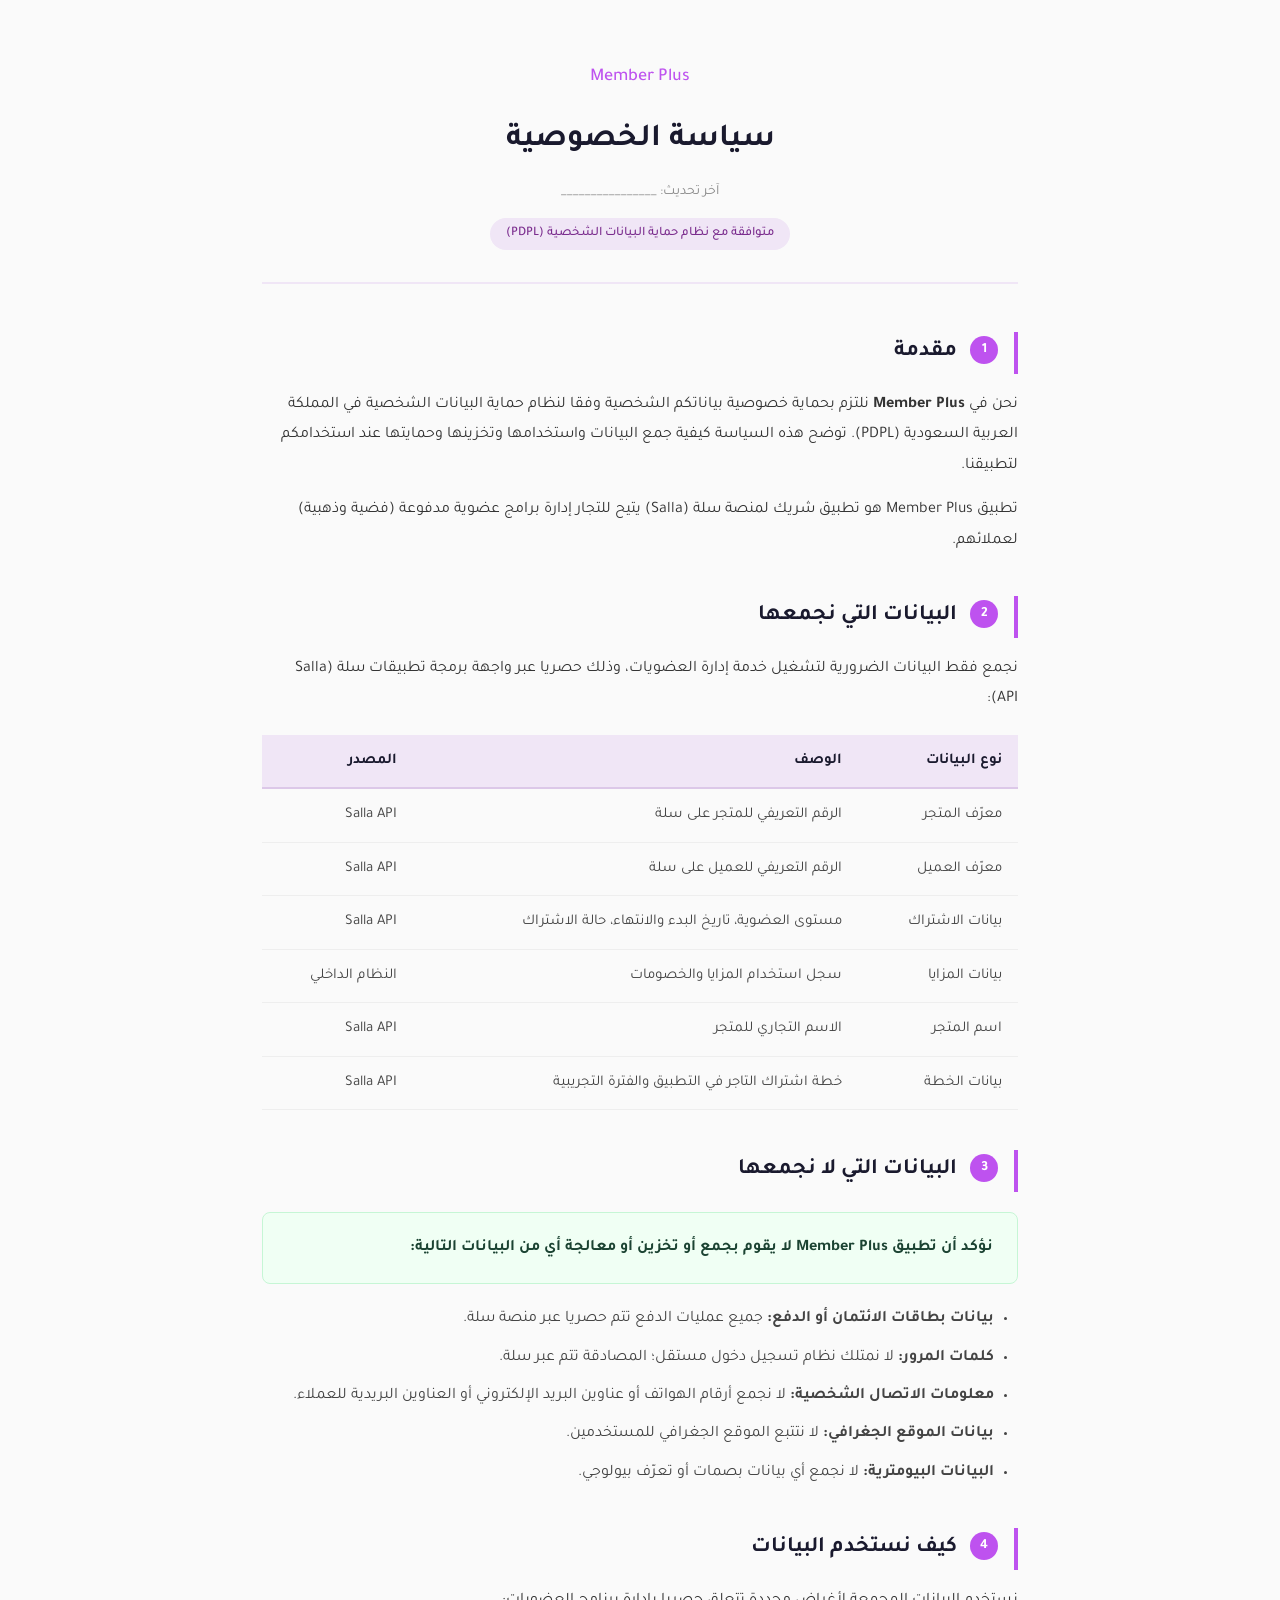
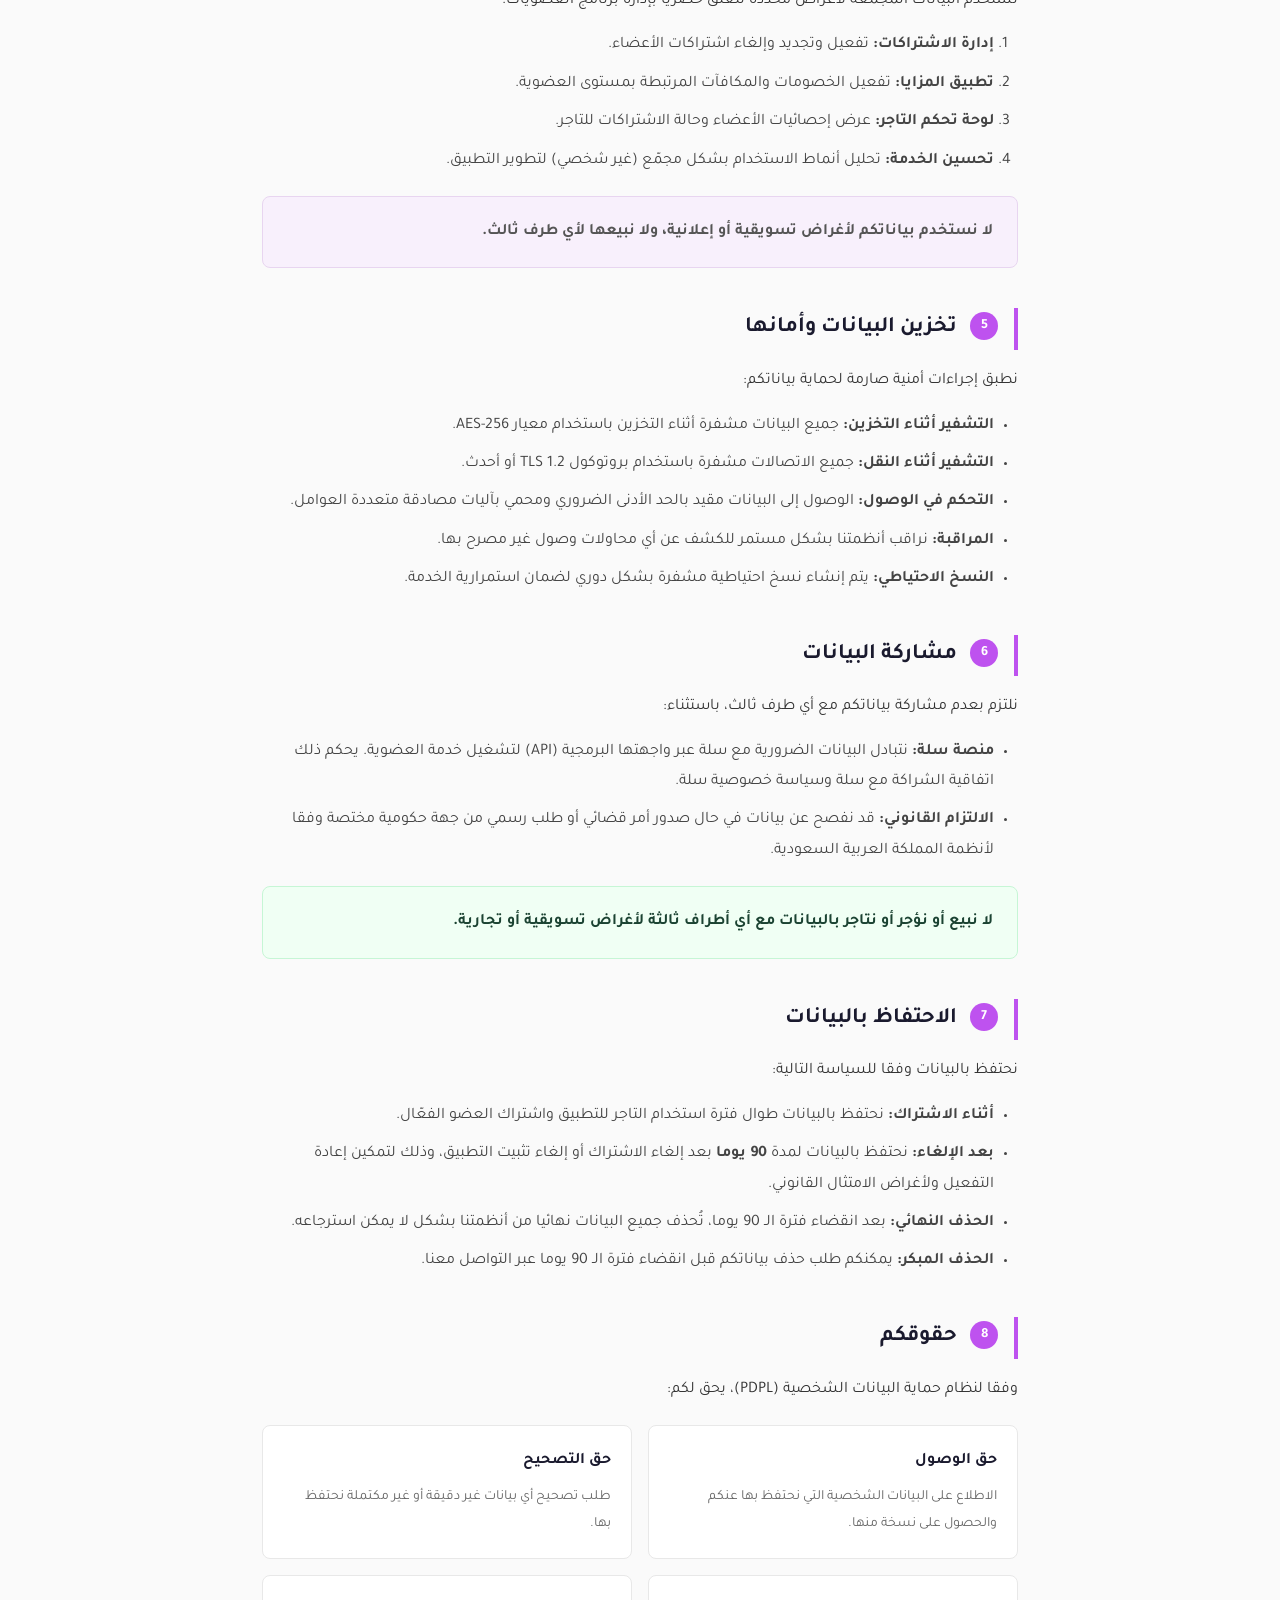
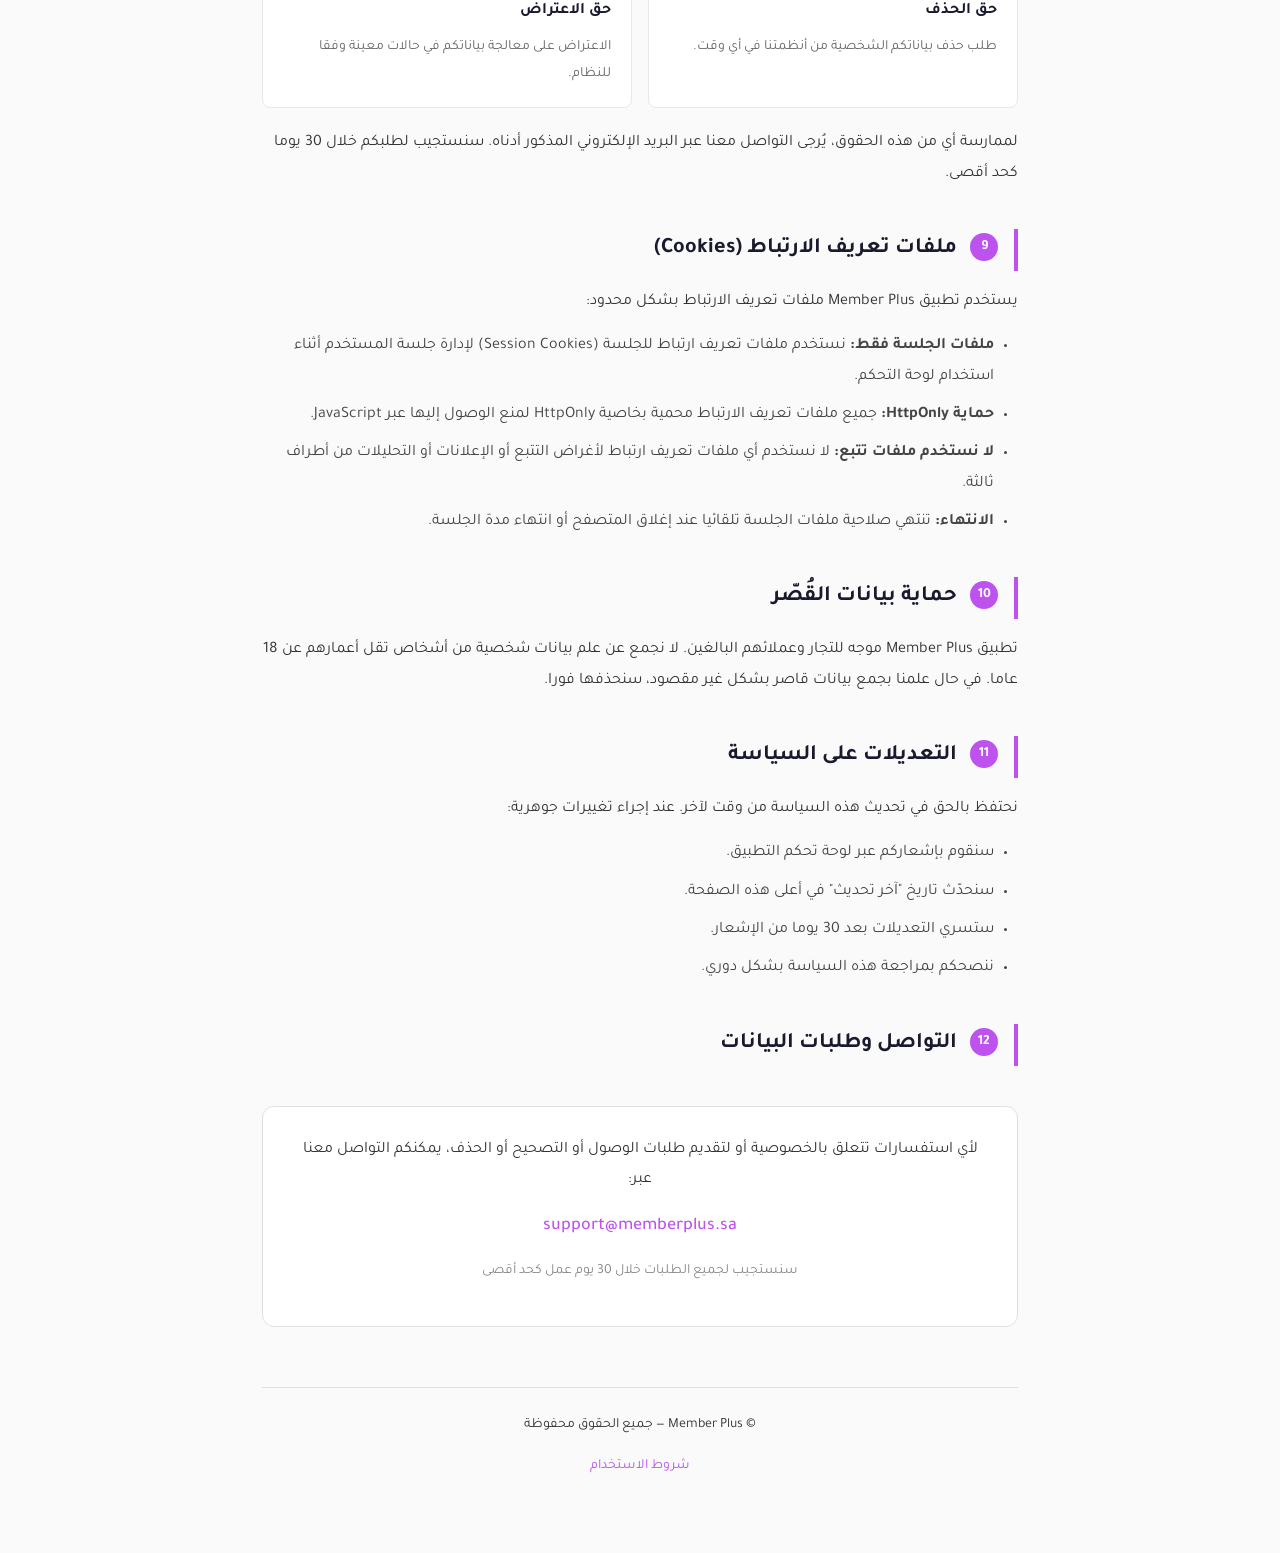
<file: legal/privacy-policy.html>
<!DOCTYPE html>
<html lang="ar" dir="rtl">
<head>
    <meta charset="UTF-8">
    <meta name="viewport" content="width=device-width, initial-scale=1.0">
    <title>سياسة الخصوصية — Member Plus</title>
    <style>
        @import url('https://fonts.googleapis.com/css2?family=Tajawal:wght@300;400;500;700&display=swap');

        * {
            margin: 0;
            padding: 0;
            box-sizing: border-box;
        }

        body {
            font-family: 'Tajawal', sans-serif;
            background: #FAFAFA;
            color: #1A1A2E;
            line-height: 1.9;
            font-size: 16px;
        }

        .container {
            max-width: 820px;
            margin: 0 auto;
            padding: 60px 32px;
        }

        header {
            text-align: center;
            margin-bottom: 48px;
            padding-bottom: 32px;
            border-bottom: 2px solid #F0E6F6;
        }

        header h1 {
            font-size: 32px;
            font-weight: 700;
            color: #1A1A2E;
            margin-bottom: 8px;
        }

        header .app-name {
            font-size: 18px;
            color: #BE52EF;
            font-weight: 500;
            margin-bottom: 16px;
        }

        header .last-updated {
            font-size: 14px;
            color: #888;
        }

        header .pdpl-badge {
            display: inline-block;
            background: #F0E6F6;
            color: #7B2D8E;
            padding: 4px 16px;
            border-radius: 20px;
            font-size: 13px;
            font-weight: 500;
            margin-top: 12px;
        }

        h2 {
            font-size: 22px;
            font-weight: 700;
            color: #1A1A2E;
            margin-top: 40px;
            margin-bottom: 16px;
            padding-right: 16px;
            border-right: 4px solid #BE52EF;
        }

        h3 {
            font-size: 18px;
            font-weight: 500;
            color: #333;
            margin-top: 24px;
            margin-bottom: 12px;
        }

        p {
            margin-bottom: 14px;
            color: #333;
        }

        ul, ol {
            margin-bottom: 14px;
            padding-right: 24px;
        }

        li {
            margin-bottom: 8px;
            color: #444;
        }

        table {
            width: 100%;
            border-collapse: collapse;
            margin: 20px 0;
            font-size: 15px;
        }

        table th {
            background: #F0E6F6;
            color: #1A1A2E;
            padding: 12px 16px;
            text-align: right;
            font-weight: 700;
            border-bottom: 2px solid #DCC8E8;
        }

        table td {
            padding: 12px 16px;
            border-bottom: 1px solid #EEE;
            color: #444;
        }

        table tr:hover td {
            background: #FDFAFF;
        }

        .highlight-box {
            background: #F8F0FC;
            border: 1px solid #E8D5F0;
            border-radius: 8px;
            padding: 20px 24px;
            margin: 20px 0;
        }

        .highlight-box p {
            color: #555;
            margin-bottom: 0;
        }

        .no-collect-box {
            background: #F0FFF4;
            border: 1px solid #C6F6D5;
            border-radius: 8px;
            padding: 20px 24px;
            margin: 20px 0;
        }

        .no-collect-box p {
            color: #2D6A4F;
            margin-bottom: 0;
        }

        .no-collect-box strong {
            color: #1B4332;
        }

        .rights-grid {
            display: grid;
            grid-template-columns: 1fr 1fr;
            gap: 16px;
            margin: 20px 0;
        }

        .right-card {
            background: #FFF;
            border: 1px solid #E8E8E8;
            border-radius: 8px;
            padding: 20px;
        }

        .right-card h4 {
            font-size: 16px;
            font-weight: 700;
            color: #1A1A2E;
            margin-bottom: 8px;
        }

        .right-card p {
            font-size: 14px;
            color: #666;
            margin-bottom: 0;
        }

        .contact-box {
            background: #FFFFFF;
            border: 1px solid #E0E0E0;
            border-radius: 12px;
            padding: 28px 32px;
            margin-top: 40px;
            text-align: center;
        }

        .contact-box a {
            color: #BE52EF;
            text-decoration: none;
            font-weight: 500;
        }

        .contact-box a:hover {
            text-decoration: underline;
        }

        .section-number {
            display: inline-block;
            background: #BE52EF;
            color: #FFF;
            width: 28px;
            height: 28px;
            border-radius: 50%;
            text-align: center;
            line-height: 28px;
            font-size: 14px;
            font-weight: 700;
            margin-left: 8px;
            vertical-align: middle;
        }

        footer {
            text-align: center;
            margin-top: 60px;
            padding-top: 24px;
            border-top: 1px solid #E0E0E0;
            color: #AAA;
            font-size: 14px;
        }

        @media (max-width: 600px) {
            .container {
                padding: 32px 18px;
            }

            header h1 {
                font-size: 26px;
            }

            h2 {
                font-size: 19px;
            }

            .rights-grid {
                grid-template-columns: 1fr;
            }

            table {
                font-size: 14px;
            }

            table th, table td {
                padding: 10px 12px;
            }
        }
    </style>
</head>
<body>
    <div class="container">
        <header>
            <div class="app-name">Member Plus</div>
            <h1>سياسة الخصوصية</h1>
            <div class="last-updated">آخر تحديث: ________________</div>
            <div class="pdpl-badge">متوافقة مع نظام حماية البيانات الشخصية (PDPL)</div>
        </header>

        <!-- 1 -->
        <h2><span class="section-number">1</span> مقدمة</h2>
        <p>نحن في <strong>Member Plus</strong> نلتزم بحماية خصوصية بياناتكم الشخصية وفقا لنظام حماية البيانات الشخصية في المملكة العربية السعودية (PDPL). توضح هذه السياسة كيفية جمع البيانات واستخدامها وتخزينها وحمايتها عند استخدامكم لتطبيقنا.</p>
        <p>تطبيق Member Plus هو تطبيق شريك لمنصة سلة (Salla) يتيح للتجار إدارة برامج عضوية مدفوعة (فضية وذهبية) لعملائهم.</p>

        <!-- 2 -->
        <h2><span class="section-number">2</span> البيانات التي نجمعها</h2>
        <p>نجمع فقط البيانات الضرورية لتشغيل خدمة إدارة العضويات، وذلك حصريا عبر واجهة برمجة تطبيقات سلة (Salla API):</p>

        <table>
            <thead>
                <tr>
                    <th>نوع البيانات</th>
                    <th>الوصف</th>
                    <th>المصدر</th>
                </tr>
            </thead>
            <tbody>
                <tr>
                    <td>معرّف المتجر</td>
                    <td>الرقم التعريفي للمتجر على سلة</td>
                    <td>Salla API</td>
                </tr>
                <tr>
                    <td>معرّف العميل</td>
                    <td>الرقم التعريفي للعميل على سلة</td>
                    <td>Salla API</td>
                </tr>
                <tr>
                    <td>بيانات الاشتراك</td>
                    <td>مستوى العضوية، تاريخ البدء والانتهاء، حالة الاشتراك</td>
                    <td>Salla API</td>
                </tr>
                <tr>
                    <td>بيانات المزايا</td>
                    <td>سجل استخدام المزايا والخصومات</td>
                    <td>النظام الداخلي</td>
                </tr>
                <tr>
                    <td>اسم المتجر</td>
                    <td>الاسم التجاري للمتجر</td>
                    <td>Salla API</td>
                </tr>
                <tr>
                    <td>بيانات الخطة</td>
                    <td>خطة اشتراك التاجر في التطبيق والفترة التجريبية</td>
                    <td>Salla API</td>
                </tr>
            </tbody>
        </table>

        <!-- 3 -->
        <h2><span class="section-number">3</span> البيانات التي لا نجمعها</h2>
        <div class="no-collect-box">
            <p><strong>نؤكد أن تطبيق Member Plus لا يقوم بجمع أو تخزين أو معالجة أي من البيانات التالية:</strong></p>
        </div>
        <ul>
            <li><strong>بيانات بطاقات الائتمان أو الدفع:</strong> جميع عمليات الدفع تتم حصريا عبر منصة سلة.</li>
            <li><strong>كلمات المرور:</strong> لا نمتلك نظام تسجيل دخول مستقل؛ المصادقة تتم عبر سلة.</li>
            <li><strong>معلومات الاتصال الشخصية:</strong> لا نجمع أرقام الهواتف أو عناوين البريد الإلكتروني أو العناوين البريدية للعملاء.</li>
            <li><strong>بيانات الموقع الجغرافي:</strong> لا نتتبع الموقع الجغرافي للمستخدمين.</li>
            <li><strong>البيانات البيومترية:</strong> لا نجمع أي بيانات بصمات أو تعرّف بيولوجي.</li>
        </ul>

        <!-- 4 -->
        <h2><span class="section-number">4</span> كيف نستخدم البيانات</h2>
        <p>نستخدم البيانات المجمعة لأغراض محددة تتعلق حصريا بإدارة برنامج العضويات:</p>
        <ol>
            <li><strong>إدارة الاشتراكات:</strong> تفعيل وتجديد وإلغاء اشتراكات الأعضاء.</li>
            <li><strong>تطبيق المزايا:</strong> تفعيل الخصومات والمكافآت المرتبطة بمستوى العضوية.</li>
            <li><strong>لوحة تحكم التاجر:</strong> عرض إحصائيات الأعضاء وحالة الاشتراكات للتاجر.</li>
            <li><strong>تحسين الخدمة:</strong> تحليل أنماط الاستخدام بشكل مجمّع (غير شخصي) لتطوير التطبيق.</li>
        </ol>
        <div class="highlight-box">
            <p><strong>لا نستخدم بياناتكم لأغراض تسويقية أو إعلانية، ولا نبيعها لأي طرف ثالث.</strong></p>
        </div>

        <!-- 5 -->
        <h2><span class="section-number">5</span> تخزين البيانات وأمانها</h2>
        <p>نطبق إجراءات أمنية صارمة لحماية بياناتكم:</p>
        <ul>
            <li><strong>التشفير أثناء التخزين:</strong> جميع البيانات مشفرة أثناء التخزين باستخدام معيار AES-256.</li>
            <li><strong>التشفير أثناء النقل:</strong> جميع الاتصالات مشفرة باستخدام بروتوكول TLS 1.2 أو أحدث.</li>
            <li><strong>التحكم في الوصول:</strong> الوصول إلى البيانات مقيد بالحد الأدنى الضروري ومحمي بآليات مصادقة متعددة العوامل.</li>
            <li><strong>المراقبة:</strong> نراقب أنظمتنا بشكل مستمر للكشف عن أي محاولات وصول غير مصرح بها.</li>
            <li><strong>النسخ الاحتياطي:</strong> يتم إنشاء نسخ احتياطية مشفرة بشكل دوري لضمان استمرارية الخدمة.</li>
        </ul>

        <!-- 6 -->
        <h2><span class="section-number">6</span> مشاركة البيانات</h2>
        <p>نلتزم بعدم مشاركة بياناتكم مع أي طرف ثالث، باستثناء:</p>
        <ul>
            <li><strong>منصة سلة:</strong> نتبادل البيانات الضرورية مع سلة عبر واجهتها البرمجية (API) لتشغيل خدمة العضوية. يحكم ذلك اتفاقية الشراكة مع سلة وسياسة خصوصية سلة.</li>
            <li><strong>الالتزام القانوني:</strong> قد نفصح عن بيانات في حال صدور أمر قضائي أو طلب رسمي من جهة حكومية مختصة وفقا لأنظمة المملكة العربية السعودية.</li>
        </ul>
        <div class="no-collect-box">
            <p><strong>لا نبيع أو نؤجر أو نتاجر بالبيانات مع أي أطراف ثالثة لأغراض تسويقية أو تجارية.</strong></p>
        </div>

        <!-- 7 -->
        <h2><span class="section-number">7</span> الاحتفاظ بالبيانات</h2>
        <p>نحتفظ بالبيانات وفقا للسياسة التالية:</p>
        <ul>
            <li><strong>أثناء الاشتراك:</strong> نحتفظ بالبيانات طوال فترة استخدام التاجر للتطبيق واشتراك العضو الفعّال.</li>
            <li><strong>بعد الإلغاء:</strong> نحتفظ بالبيانات لمدة <strong>90 يوما</strong> بعد إلغاء الاشتراك أو إلغاء تثبيت التطبيق، وذلك لتمكين إعادة التفعيل ولأغراض الامتثال القانوني.</li>
            <li><strong>الحذف النهائي:</strong> بعد انقضاء فترة الـ 90 يوما، تُحذف جميع البيانات نهائيا من أنظمتنا بشكل لا يمكن استرجاعه.</li>
            <li><strong>الحذف المبكر:</strong> يمكنكم طلب حذف بياناتكم قبل انقضاء فترة الـ 90 يوما عبر التواصل معنا.</li>
        </ul>

        <!-- 8 -->
        <h2><span class="section-number">8</span> حقوقكم</h2>
        <p>وفقا لنظام حماية البيانات الشخصية (PDPL)، يحق لكم:</p>
        <div class="rights-grid">
            <div class="right-card">
                <h4>حق الوصول</h4>
                <p>الاطلاع على البيانات الشخصية التي نحتفظ بها عنكم والحصول على نسخة منها.</p>
            </div>
            <div class="right-card">
                <h4>حق التصحيح</h4>
                <p>طلب تصحيح أي بيانات غير دقيقة أو غير مكتملة نحتفظ بها.</p>
            </div>
            <div class="right-card">
                <h4>حق الحذف</h4>
                <p>طلب حذف بياناتكم الشخصية من أنظمتنا في أي وقت.</p>
            </div>
            <div class="right-card">
                <h4>حق الاعتراض</h4>
                <p>الاعتراض على معالجة بياناتكم في حالات معينة وفقا للنظام.</p>
            </div>
        </div>
        <p>لممارسة أي من هذه الحقوق، يُرجى التواصل معنا عبر البريد الإلكتروني المذكور أدناه. سنستجيب لطلبكم خلال 30 يوما كحد أقصى.</p>

        <!-- 9 -->
        <h2><span class="section-number">9</span> ملفات تعريف الارتباط (Cookies)</h2>
        <p>يستخدم تطبيق Member Plus ملفات تعريف الارتباط بشكل محدود:</p>
        <ul>
            <li><strong>ملفات الجلسة فقط:</strong> نستخدم ملفات تعريف ارتباط للجلسة (Session Cookies) لإدارة جلسة المستخدم أثناء استخدام لوحة التحكم.</li>
            <li><strong>حماية HttpOnly:</strong> جميع ملفات تعريف الارتباط محمية بخاصية HttpOnly لمنع الوصول إليها عبر JavaScript.</li>
            <li><strong>لا نستخدم ملفات تتبع:</strong> لا نستخدم أي ملفات تعريف ارتباط لأغراض التتبع أو الإعلانات أو التحليلات من أطراف ثالثة.</li>
            <li><strong>الانتهاء:</strong> تنتهي صلاحية ملفات الجلسة تلقائيا عند إغلاق المتصفح أو انتهاء مدة الجلسة.</li>
        </ul>

        <!-- 10 -->
        <h2><span class="section-number">10</span> حماية بيانات القُصّر</h2>
        <p>تطبيق Member Plus موجه للتجار وعملائهم البالغين. لا نجمع عن علم بيانات شخصية من أشخاص تقل أعمارهم عن 18 عاما. في حال علمنا بجمع بيانات قاصر بشكل غير مقصود، سنحذفها فورا.</p>

        <!-- 11 -->
        <h2><span class="section-number">11</span> التعديلات على السياسة</h2>
        <p>نحتفظ بالحق في تحديث هذه السياسة من وقت لآخر. عند إجراء تغييرات جوهرية:</p>
        <ul>
            <li>سنقوم بإشعاركم عبر لوحة تحكم التطبيق.</li>
            <li>سنحدّث تاريخ "آخر تحديث" في أعلى هذه الصفحة.</li>
            <li>ستسري التعديلات بعد 30 يوما من الإشعار.</li>
            <li>ننصحكم بمراجعة هذه السياسة بشكل دوري.</li>
        </ul>

        <!-- 12 -->
        <h2><span class="section-number">12</span> التواصل وطلبات البيانات</h2>
        <div class="contact-box">
            <p>لأي استفسارات تتعلق بالخصوصية أو لتقديم طلبات الوصول أو التصحيح أو الحذف، يمكنكم التواصل معنا عبر:</p>
            <p style="margin-top: 12px; font-size: 18px;">
                <a href="mailto:support@memberplus.sa">support@memberplus.sa</a>
            </p>
            <p style="margin-top: 8px; font-size: 14px; color: #888;">سنستجيب لجميع الطلبات خلال 30 يوم عمل كحد أقصى</p>
        </div>

        <footer>
            <p>&copy; Member Plus — جميع الحقوق محفوظة</p>
            <p style="margin-top: 4px;">
                <a href="terms-of-service.html" style="color: #BE52EF; text-decoration: none;">شروط الاستخدام</a>
            </p>
        </footer>
    </div>
</body>
</html>
</file>
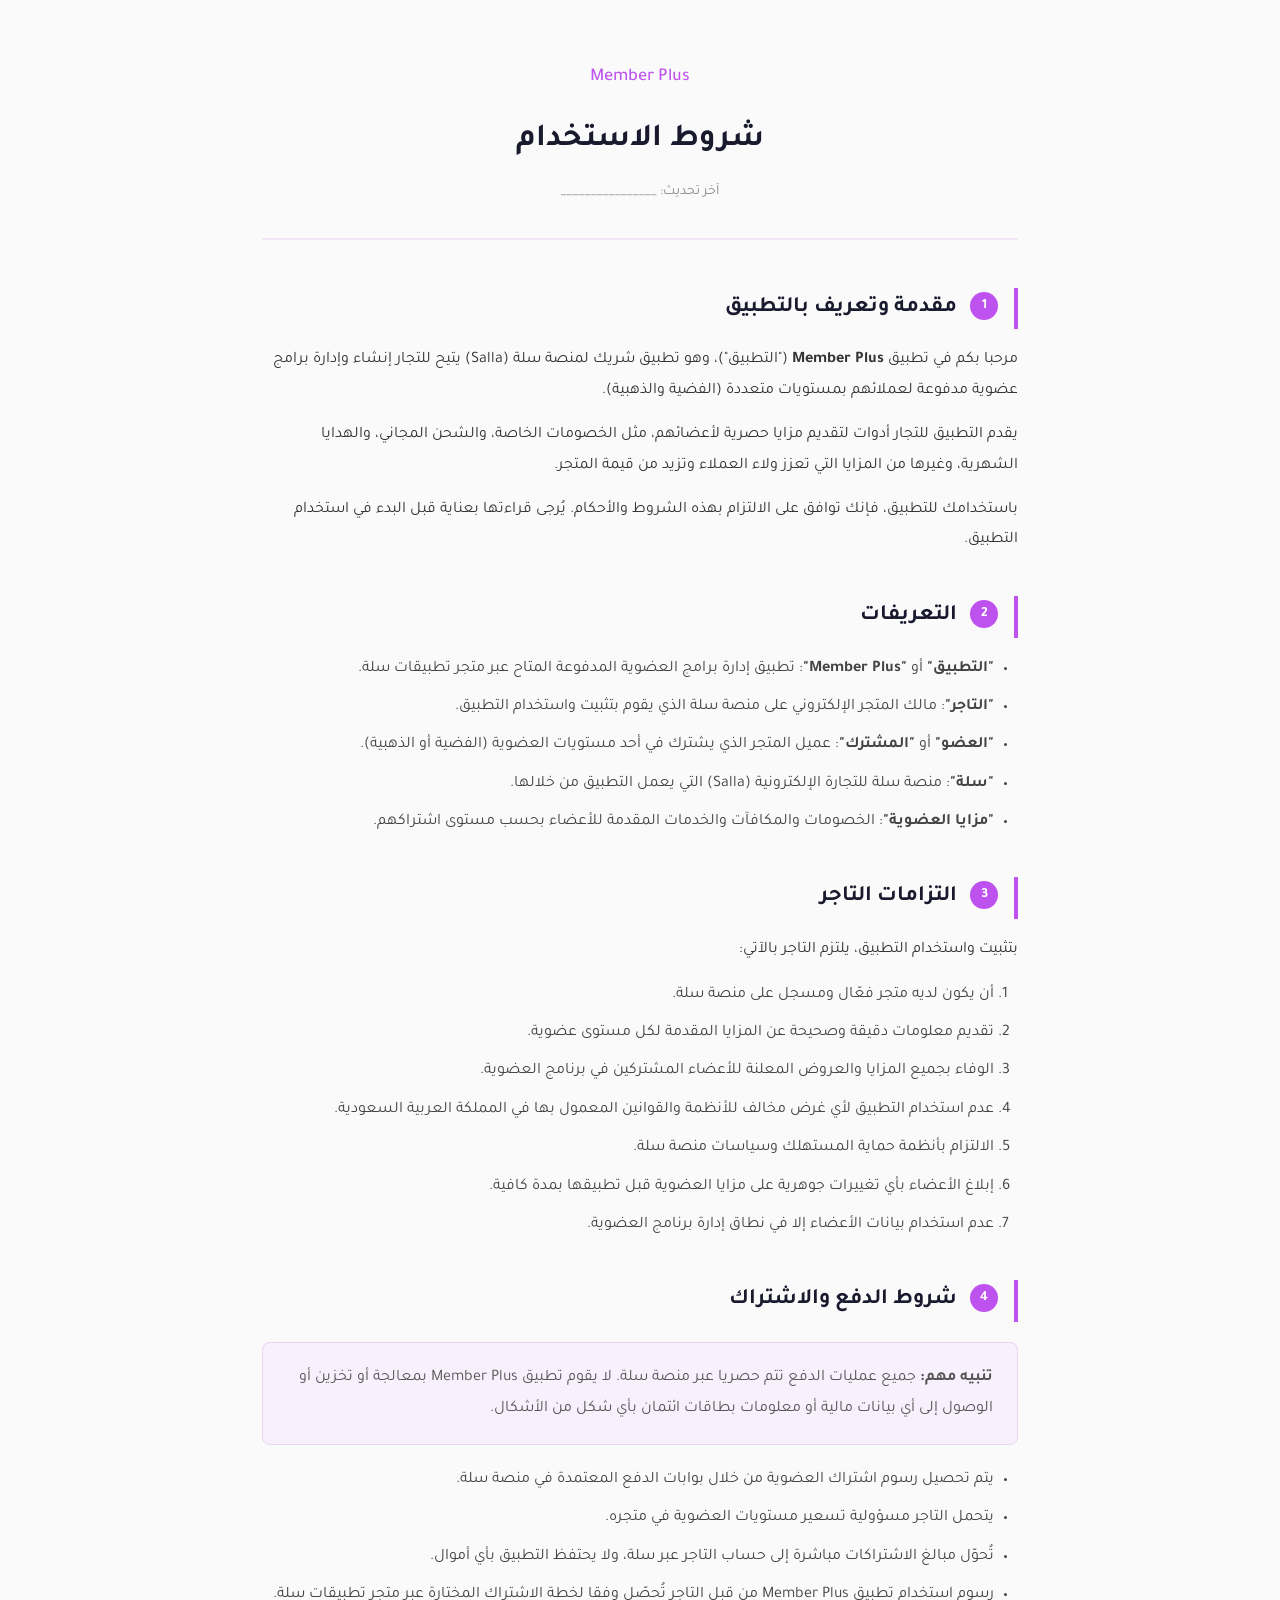
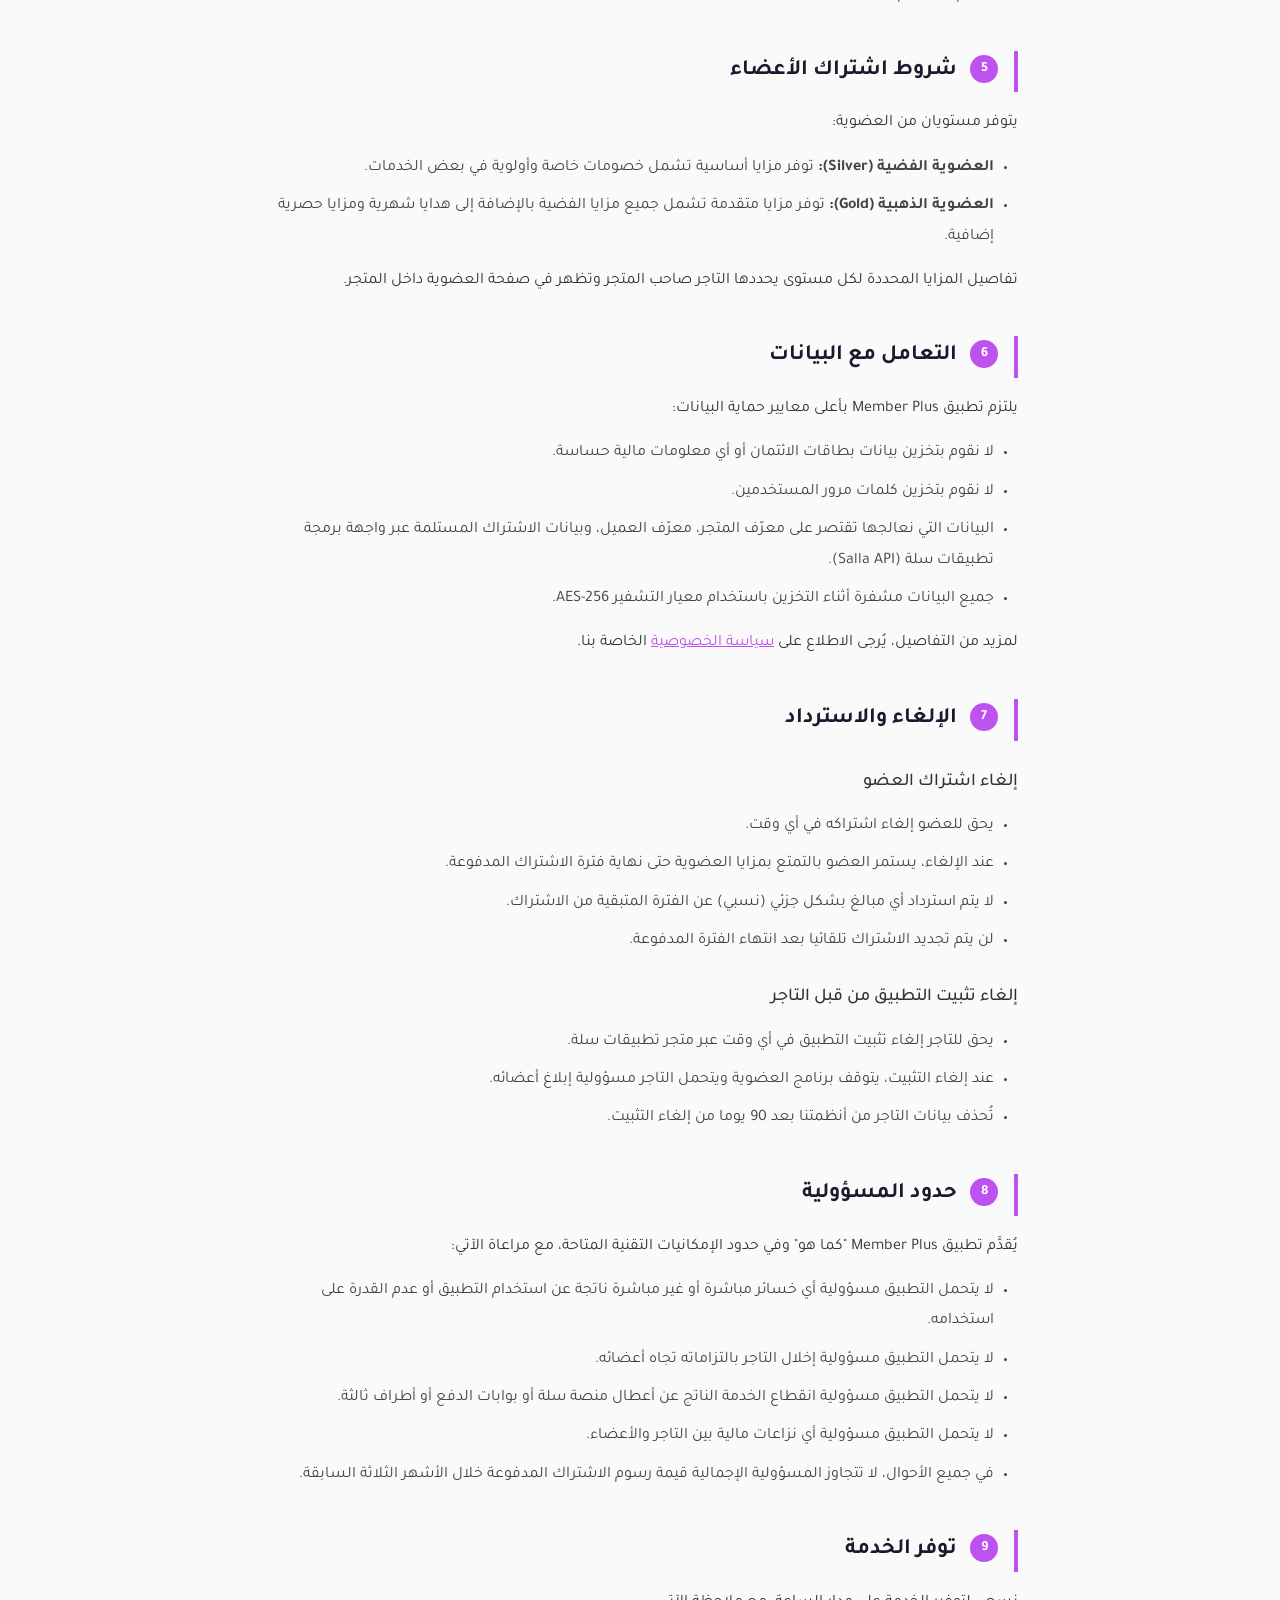
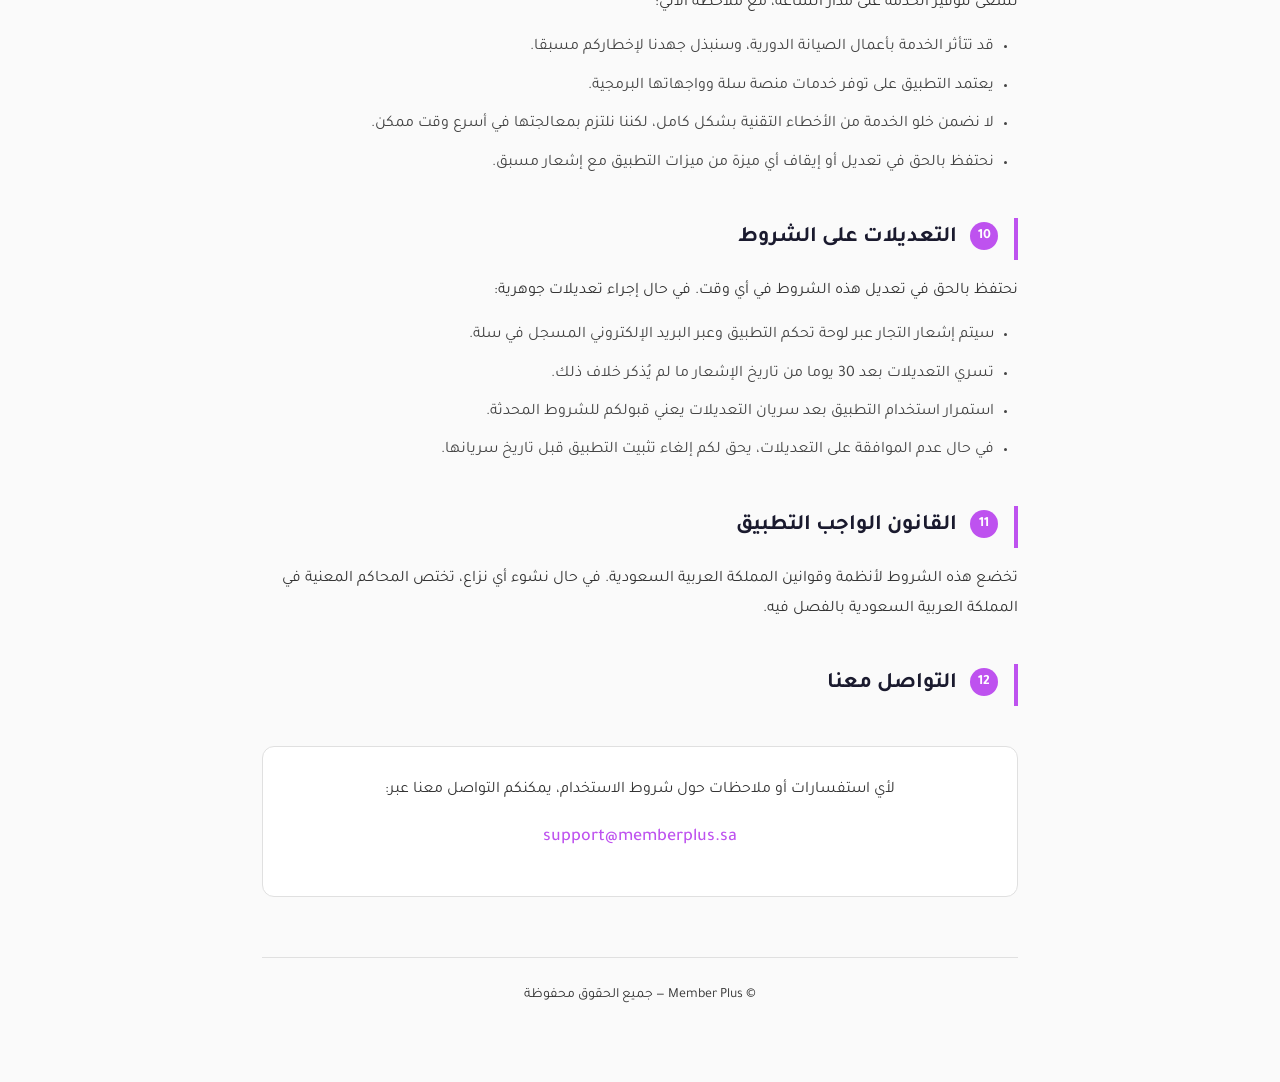
<file: legal/terms-of-service.html>
<!DOCTYPE html>
<html lang="ar" dir="rtl">
<head>
    <meta charset="UTF-8">
    <meta name="viewport" content="width=device-width, initial-scale=1.0">
    <title>شروط الاستخدام — Member Plus</title>
    <style>
        @import url('https://fonts.googleapis.com/css2?family=Tajawal:wght@300;400;500;700&display=swap');

        * {
            margin: 0;
            padding: 0;
            box-sizing: border-box;
        }

        body {
            font-family: 'Tajawal', sans-serif;
            background: #FAFAFA;
            color: #1A1A2E;
            line-height: 1.9;
            font-size: 16px;
        }

        .container {
            max-width: 820px;
            margin: 0 auto;
            padding: 60px 32px;
        }

        header {
            text-align: center;
            margin-bottom: 48px;
            padding-bottom: 32px;
            border-bottom: 2px solid #F0E6F6;
        }

        header h1 {
            font-size: 32px;
            font-weight: 700;
            color: #1A1A2E;
            margin-bottom: 8px;
        }

        header .app-name {
            font-size: 18px;
            color: #BE52EF;
            font-weight: 500;
            margin-bottom: 16px;
        }

        header .last-updated {
            font-size: 14px;
            color: #888;
        }

        h2 {
            font-size: 22px;
            font-weight: 700;
            color: #1A1A2E;
            margin-top: 40px;
            margin-bottom: 16px;
            padding-right: 16px;
            border-right: 4px solid #BE52EF;
        }

        h3 {
            font-size: 18px;
            font-weight: 500;
            color: #333;
            margin-top: 24px;
            margin-bottom: 12px;
        }

        p {
            margin-bottom: 14px;
            color: #333;
        }

        ul, ol {
            margin-bottom: 14px;
            padding-right: 24px;
        }

        li {
            margin-bottom: 8px;
            color: #444;
        }

        .highlight-box {
            background: #F8F0FC;
            border: 1px solid #E8D5F0;
            border-radius: 8px;
            padding: 20px 24px;
            margin: 20px 0;
        }

        .highlight-box p {
            color: #555;
            margin-bottom: 0;
        }

        .contact-box {
            background: #FFFFFF;
            border: 1px solid #E0E0E0;
            border-radius: 12px;
            padding: 28px 32px;
            margin-top: 40px;
            text-align: center;
        }

        .contact-box a {
            color: #BE52EF;
            text-decoration: none;
            font-weight: 500;
        }

        .contact-box a:hover {
            text-decoration: underline;
        }

        .section-number {
            display: inline-block;
            background: #BE52EF;
            color: #FFF;
            width: 28px;
            height: 28px;
            border-radius: 50%;
            text-align: center;
            line-height: 28px;
            font-size: 14px;
            font-weight: 700;
            margin-left: 8px;
            vertical-align: middle;
        }

        footer {
            text-align: center;
            margin-top: 60px;
            padding-top: 24px;
            border-top: 1px solid #E0E0E0;
            color: #AAA;
            font-size: 14px;
        }

        @media (max-width: 600px) {
            .container {
                padding: 32px 18px;
            }

            header h1 {
                font-size: 26px;
            }

            h2 {
                font-size: 19px;
            }
        }
    </style>
</head>
<body>
    <div class="container">
        <header>
            <div class="app-name">Member Plus</div>
            <h1>شروط الاستخدام</h1>
            <div class="last-updated">آخر تحديث: ________________</div>
        </header>

        <!-- 1 -->
        <h2><span class="section-number">1</span> مقدمة وتعريف بالتطبيق</h2>
        <p>مرحبا بكم في تطبيق <strong>Member Plus</strong> ("التطبيق")، وهو تطبيق شريك لمنصة سلة (Salla) يتيح للتجار إنشاء وإدارة برامج عضوية مدفوعة لعملائهم بمستويات متعددة (الفضية والذهبية).</p>
        <p>يقدم التطبيق للتجار أدوات لتقديم مزايا حصرية لأعضائهم، مثل الخصومات الخاصة، والشحن المجاني، والهدايا الشهرية، وغيرها من المزايا التي تعزز ولاء العملاء وتزيد من قيمة المتجر.</p>
        <p>باستخدامك للتطبيق، فإنك توافق على الالتزام بهذه الشروط والأحكام. يُرجى قراءتها بعناية قبل البدء في استخدام التطبيق.</p>

        <!-- 2 -->
        <h2><span class="section-number">2</span> التعريفات</h2>
        <ul>
            <li><strong>"التطبيق"</strong> أو <strong>"Member Plus"</strong>: تطبيق إدارة برامج العضوية المدفوعة المتاح عبر متجر تطبيقات سلة.</li>
            <li><strong>"التاجر"</strong>: مالك المتجر الإلكتروني على منصة سلة الذي يقوم بتثبيت واستخدام التطبيق.</li>
            <li><strong>"العضو"</strong> أو <strong>"المشترك"</strong>: عميل المتجر الذي يشترك في أحد مستويات العضوية (الفضية أو الذهبية).</li>
            <li><strong>"سلة"</strong>: منصة سلة للتجارة الإلكترونية (Salla) التي يعمل التطبيق من خلالها.</li>
            <li><strong>"مزايا العضوية"</strong>: الخصومات والمكافآت والخدمات المقدمة للأعضاء بحسب مستوى اشتراكهم.</li>
        </ul>

        <!-- 3 -->
        <h2><span class="section-number">3</span> التزامات التاجر</h2>
        <p>بتثبيت واستخدام التطبيق، يلتزم التاجر بالآتي:</p>
        <ol>
            <li>أن يكون لديه متجر فعّال ومسجل على منصة سلة.</li>
            <li>تقديم معلومات دقيقة وصحيحة عن المزايا المقدمة لكل مستوى عضوية.</li>
            <li>الوفاء بجميع المزايا والعروض المعلنة للأعضاء المشتركين في برنامج العضوية.</li>
            <li>عدم استخدام التطبيق لأي غرض مخالف للأنظمة والقوانين المعمول بها في المملكة العربية السعودية.</li>
            <li>الالتزام بأنظمة حماية المستهلك وسياسات منصة سلة.</li>
            <li>إبلاغ الأعضاء بأي تغييرات جوهرية على مزايا العضوية قبل تطبيقها بمدة كافية.</li>
            <li>عدم استخدام بيانات الأعضاء إلا في نطاق إدارة برنامج العضوية.</li>
        </ol>

        <!-- 4 -->
        <h2><span class="section-number">4</span> شروط الدفع والاشتراك</h2>
        <div class="highlight-box">
            <p><strong>تنبيه مهم:</strong> جميع عمليات الدفع تتم حصريا عبر منصة سلة. لا يقوم تطبيق Member Plus بمعالجة أو تخزين أو الوصول إلى أي بيانات مالية أو معلومات بطاقات ائتمان بأي شكل من الأشكال.</p>
        </div>
        <ul>
            <li>يتم تحصيل رسوم اشتراك العضوية من خلال بوابات الدفع المعتمدة في منصة سلة.</li>
            <li>يتحمل التاجر مسؤولية تسعير مستويات العضوية في متجره.</li>
            <li>تُحوّل مبالغ الاشتراكات مباشرة إلى حساب التاجر عبر سلة، ولا يحتفظ التطبيق بأي أموال.</li>
            <li>رسوم استخدام تطبيق Member Plus من قبل التاجر تُحصّل وفقا لخطة الاشتراك المختارة عبر متجر تطبيقات سلة.</li>
        </ul>

        <!-- 5 -->
        <h2><span class="section-number">5</span> شروط اشتراك الأعضاء</h2>
        <p>يتوفر مستويان من العضوية:</p>
        <ul>
            <li><strong>العضوية الفضية (Silver):</strong> توفر مزايا أساسية تشمل خصومات خاصة وأولوية في بعض الخدمات.</li>
            <li><strong>العضوية الذهبية (Gold):</strong> توفر مزايا متقدمة تشمل جميع مزايا الفضية بالإضافة إلى هدايا شهرية ومزايا حصرية إضافية.</li>
        </ul>
        <p>تفاصيل المزايا المحددة لكل مستوى يحددها التاجر صاحب المتجر وتظهر في صفحة العضوية داخل المتجر.</p>

        <!-- 6 -->
        <h2><span class="section-number">6</span> التعامل مع البيانات</h2>
        <p>يلتزم تطبيق Member Plus بأعلى معايير حماية البيانات:</p>
        <ul>
            <li>لا نقوم بتخزين بيانات بطاقات الائتمان أو أي معلومات مالية حساسة.</li>
            <li>لا نقوم بتخزين كلمات مرور المستخدمين.</li>
            <li>البيانات التي نعالجها تقتصر على معرّف المتجر، معرّف العميل، وبيانات الاشتراك المستلمة عبر واجهة برمجة تطبيقات سلة (Salla API).</li>
            <li>جميع البيانات مشفرة أثناء التخزين باستخدام معيار التشفير AES-256.</li>
        </ul>
        <p>لمزيد من التفاصيل، يُرجى الاطلاع على <a href="privacy-policy.html" style="color: #BE52EF;">سياسة الخصوصية</a> الخاصة بنا.</p>

        <!-- 7 -->
        <h2><span class="section-number">7</span> الإلغاء والاسترداد</h2>
        <h3>إلغاء اشتراك العضو</h3>
        <ul>
            <li>يحق للعضو إلغاء اشتراكه في أي وقت.</li>
            <li>عند الإلغاء، يستمر العضو بالتمتع بمزايا العضوية حتى نهاية فترة الاشتراك المدفوعة.</li>
            <li>لا يتم استرداد أي مبالغ بشكل جزئي (نسبي) عن الفترة المتبقية من الاشتراك.</li>
            <li>لن يتم تجديد الاشتراك تلقائيا بعد انتهاء الفترة المدفوعة.</li>
        </ul>
        <h3>إلغاء تثبيت التطبيق من قبل التاجر</h3>
        <ul>
            <li>يحق للتاجر إلغاء تثبيت التطبيق في أي وقت عبر متجر تطبيقات سلة.</li>
            <li>عند إلغاء التثبيت، يتوقف برنامج العضوية ويتحمل التاجر مسؤولية إبلاغ أعضائه.</li>
            <li>تُحذف بيانات التاجر من أنظمتنا بعد 90 يوما من إلغاء التثبيت.</li>
        </ul>

        <!-- 8 -->
        <h2><span class="section-number">8</span> حدود المسؤولية</h2>
        <p>يُقدَّم تطبيق Member Plus "كما هو" وفي حدود الإمكانيات التقنية المتاحة، مع مراعاة الآتي:</p>
        <ul>
            <li>لا يتحمل التطبيق مسؤولية أي خسائر مباشرة أو غير مباشرة ناتجة عن استخدام التطبيق أو عدم القدرة على استخدامه.</li>
            <li>لا يتحمل التطبيق مسؤولية إخلال التاجر بالتزاماته تجاه أعضائه.</li>
            <li>لا يتحمل التطبيق مسؤولية انقطاع الخدمة الناتج عن أعطال منصة سلة أو بوابات الدفع أو أطراف ثالثة.</li>
            <li>لا يتحمل التطبيق مسؤولية أي نزاعات مالية بين التاجر والأعضاء.</li>
            <li>في جميع الأحوال، لا تتجاوز المسؤولية الإجمالية قيمة رسوم الاشتراك المدفوعة خلال الأشهر الثلاثة السابقة.</li>
        </ul>

        <!-- 9 -->
        <h2><span class="section-number">9</span> توفر الخدمة</h2>
        <p>نسعى لتوفير الخدمة على مدار الساعة، مع ملاحظة الآتي:</p>
        <ul>
            <li>قد تتأثر الخدمة بأعمال الصيانة الدورية، وسنبذل جهدنا لإخطاركم مسبقا.</li>
            <li>يعتمد التطبيق على توفر خدمات منصة سلة وواجهاتها البرمجية.</li>
            <li>لا نضمن خلو الخدمة من الأخطاء التقنية بشكل كامل، لكننا نلتزم بمعالجتها في أسرع وقت ممكن.</li>
            <li>نحتفظ بالحق في تعديل أو إيقاف أي ميزة من ميزات التطبيق مع إشعار مسبق.</li>
        </ul>

        <!-- 10 -->
        <h2><span class="section-number">10</span> التعديلات على الشروط</h2>
        <p>نحتفظ بالحق في تعديل هذه الشروط في أي وقت. في حال إجراء تعديلات جوهرية:</p>
        <ul>
            <li>سيتم إشعار التجار عبر لوحة تحكم التطبيق وعبر البريد الإلكتروني المسجل في سلة.</li>
            <li>تسري التعديلات بعد 30 يوما من تاريخ الإشعار ما لم يُذكر خلاف ذلك.</li>
            <li>استمرار استخدام التطبيق بعد سريان التعديلات يعني قبولكم للشروط المحدثة.</li>
            <li>في حال عدم الموافقة على التعديلات، يحق لكم إلغاء تثبيت التطبيق قبل تاريخ سريانها.</li>
        </ul>

        <!-- 11 -->
        <h2><span class="section-number">11</span> القانون الواجب التطبيق</h2>
        <p>تخضع هذه الشروط لأنظمة وقوانين المملكة العربية السعودية. في حال نشوء أي نزاع، تختص المحاكم المعنية في المملكة العربية السعودية بالفصل فيه.</p>

        <!-- 12 -->
        <h2><span class="section-number">12</span> التواصل معنا</h2>
        <div class="contact-box">
            <p>لأي استفسارات أو ملاحظات حول شروط الاستخدام، يمكنكم التواصل معنا عبر:</p>
            <p style="margin-top: 12px; font-size: 18px;">
                <a href="mailto:support@memberplus.sa">support@memberplus.sa</a>
            </p>
        </div>

        <footer>
            <p>&copy; Member Plus — جميع الحقوق محفوظة</p>
        </footer>
    </div>
</body>
</html>
</file>
